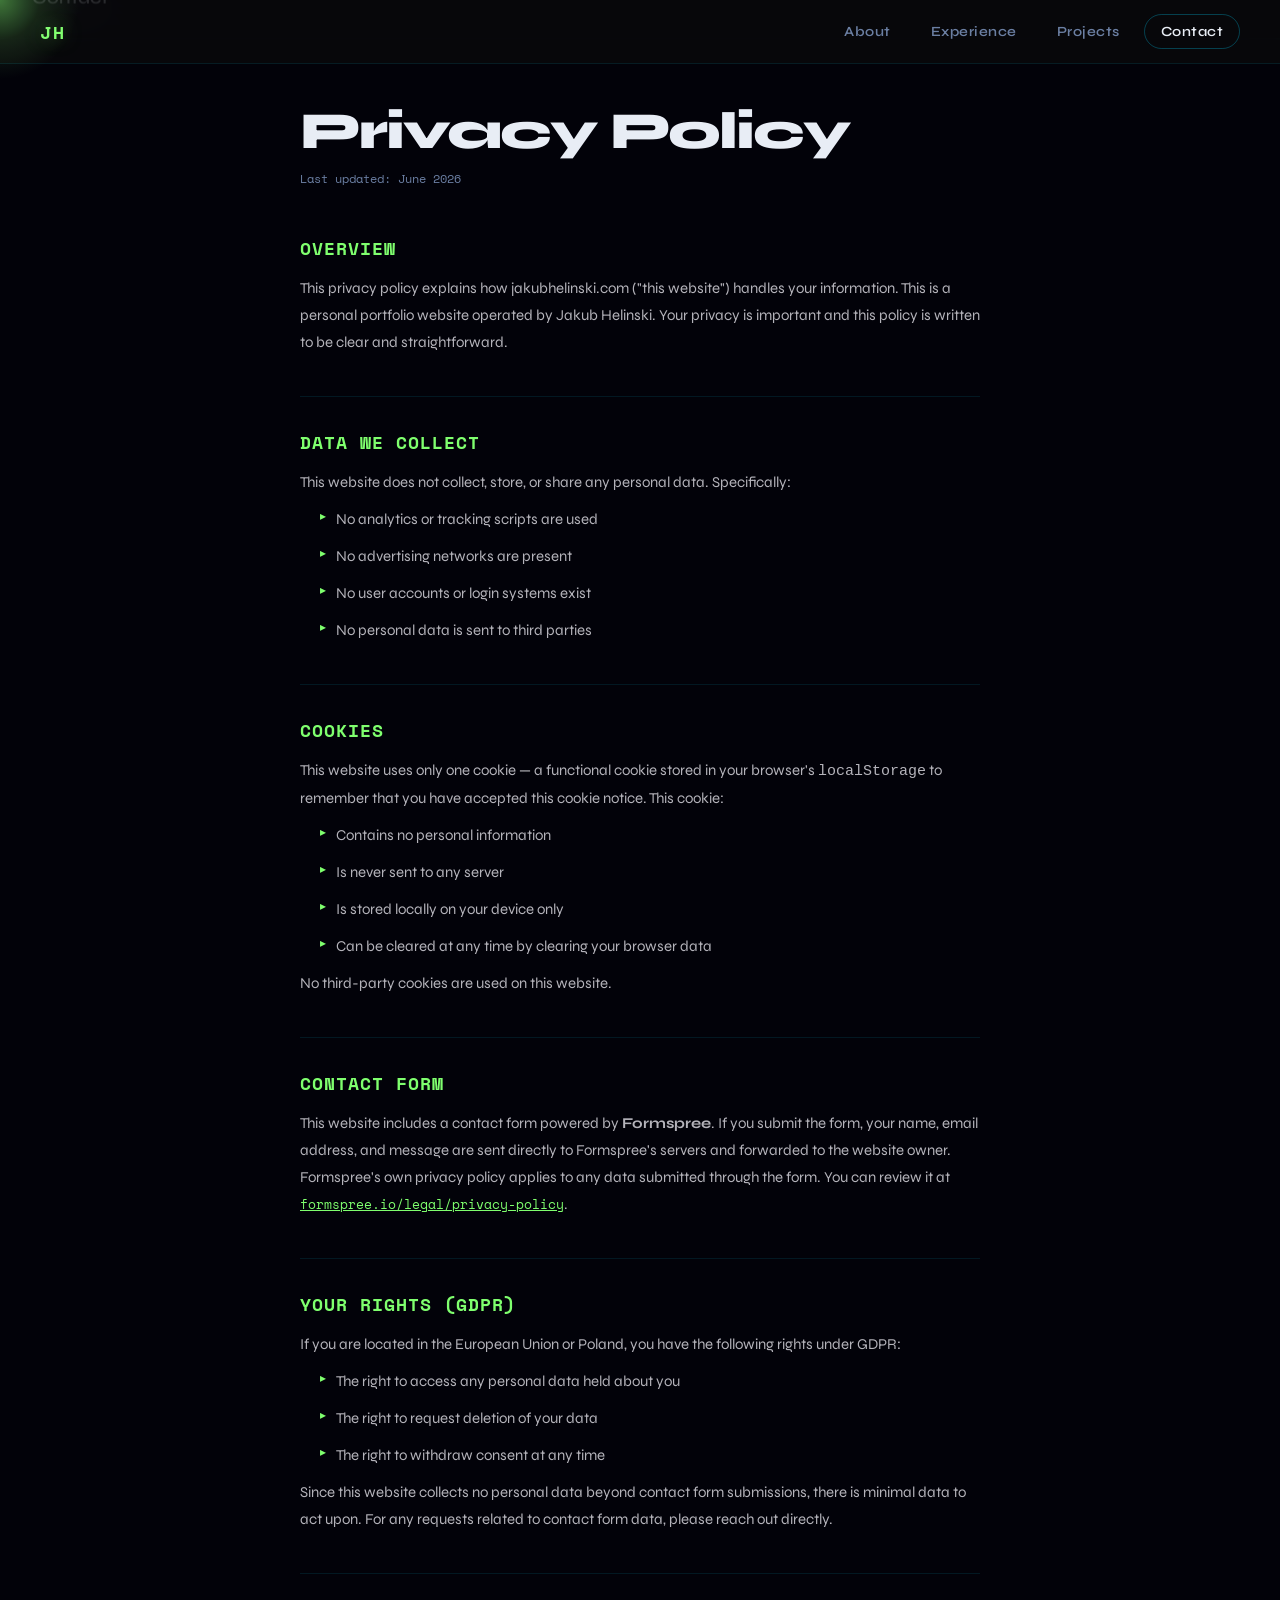
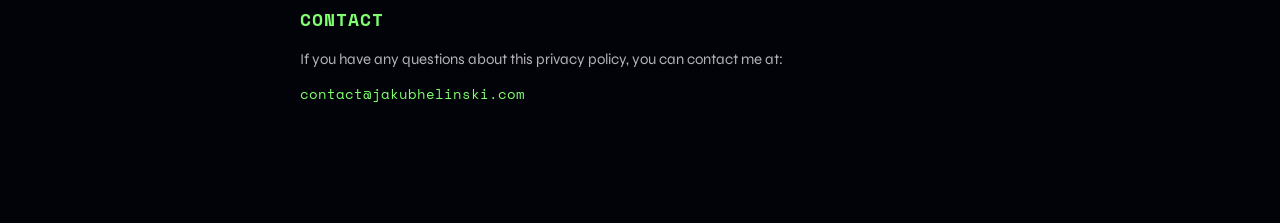
<file: privacy-policy.html>
<!DOCTYPE html>
<html lang="en">
<head>
    <meta charset="UTF-8">
    <meta name="viewport" content="width=device-width, initial-scale=1.0">
    <title>Privacy Policy — Jakub Helinski</title>
    <link rel="icon" type="image/png" sizes="32x32" href="/favicon-32x32.png">
    <link rel="icon" type="image/png" sizes="16x16" href="/favicon-16x16.png">
    <link rel="apple-touch-icon" sizes="180x180" href="/apple-touch-icon.png">
    <link rel="preconnect" href="https://fonts.googleapis.com">
    <link href="https://fonts.googleapis.com/css2?family=Space+Mono:wght@400;700&family=Syne:wght@400;600;700;800&display=swap" rel="stylesheet">
    <link rel="stylesheet" href="style.css">
    <style>
        .policy-wrap {
            max-width: 760px;
            margin: 0 auto;
            padding: 100px 40px 80px;
            position: relative;
            z-index: 2;
        }

        .policy-back {
            display: inline-flex;
            align-items: center;
            gap: 8px;
            font-family: var(--font-mono);
            font-size: 13px;
            color: var(--accent);
            text-decoration: none;
            margin-bottom: 48px;
            transition: opacity 0.2s;
        }
        .policy-back:hover { opacity: 0.7; }

        .policy-title {
            font-size: clamp(32px, 5vw, 52px);
            font-weight: 800;
            letter-spacing: -2px;
            margin-bottom: 8px;
        }

        .policy-date {
            font-family: var(--font-mono);
            font-size: 12px;
            color: var(--text-muted);
            margin-bottom: 48px;
            display: block;
        }

        .policy-section {
            margin-bottom: 40px;
        }

        .policy-section h2 {
            font-size: 18px;
            font-weight: 700;
            color: var(--accent);
            font-family: var(--font-mono);
            letter-spacing: 1px;
            text-transform: uppercase;
            margin-bottom: 14px;
        }

        .policy-section p,
        .policy-section li {
            font-size: 15px;
            color: rgba(240,239,245,0.75);
            line-height: 1.8;
            margin-bottom: 10px;
        }

        .policy-section ul {
            padding-left: 20px;
        }

        .policy-section ul li {
            list-style: none;
            padding-left: 16px;
            position: relative;
        }

        .policy-section ul li::before {
            content: '▸';
            position: absolute;
            left: 0;
            color: var(--accent);
            font-size: 12px;
        }

        .policy-divider {
            border: none;
            border-top: 1px solid var(--border);
            margin: 32px 0;
        }

        .policy-contact a {
            color: var(--accent);
            text-decoration: none;
            font-family: var(--font-mono);
            font-size: 14px;
        }
        .policy-contact a:hover { opacity: 0.7; }
    </style>
</head>
<body>

<!-- Cursor glow -->
<div class="cursor-glow" id="cursor"></div>

<!-- Nav -->
<nav class="nav" id="nav">
    <a href="index.html" class="nav-logo">JH</a>
    <div class="nav-links">
        <button class="nav-btn" onclick="window.location.href='index.html#about'">About</button>
        <button class="nav-btn" onclick="window.location.href='index.html#experience'">Experience</button>
        <button class="nav-btn" onclick="window.location.href='index.html#projects'">Projects</button>
        <button class="nav-btn contact-btn" onclick="window.location.href='index.html#contact'">Contact</button>
    </div>
    <button class="hamburger" id="hamburger" aria-label="Menu">
        <span></span><span></span><span></span>
    </button>
</nav>

<!-- Mobile drawer -->
<div class="mobile-menu" id="mobile-menu">
    <button onclick="window.location.href='index.html'">About</button>
    <button onclick="window.location.href='index.html'">Experience</button>
    <button onclick="window.location.href='index.html'">Projects</button>
    <button onclick="window.location.href='index.html'">Contact</button>
</div>

<div class="mountain-bg"></div>
<div class="mountain-overlay"></div>

<div class="policy-wrap">
    <h1 class="policy-title">Privacy Policy</h1>
    <span class="policy-date">Last updated: June 2026</span>

    <div class="policy-section">
        <h2>Overview</h2>
        <p>This privacy policy explains how jakubhelinski.com ("this website") handles your information. This is a personal portfolio website operated by Jakub Helinski. Your privacy is important and this policy is written to be clear and straightforward.</p>
    </div>

    <hr class="policy-divider">

    <div class="policy-section">
        <h2>Data We Collect</h2>
        <p>This website does not collect, store, or share any personal data. Specifically:</p>
        <ul>
            <li>No analytics or tracking scripts are used</li>
            <li>No advertising networks are present</li>
            <li>No user accounts or login systems exist</li>
            <li>No personal data is sent to third parties</li>
        </ul>
    </div>

    <hr class="policy-divider">

    <div class="policy-section">
        <h2>Cookies</h2>
        <p>This website uses only one cookie — a functional cookie stored in your browser's <code>localStorage</code> to remember that you have accepted this cookie notice. This cookie:</p>
        <ul>
            <li>Contains no personal information</li>
            <li>Is never sent to any server</li>
            <li>Is stored locally on your device only</li>
            <li>Can be cleared at any time by clearing your browser data</li>
        </ul>
        <p>No third-party cookies are used on this website.</p>
    </div>

    <hr class="policy-divider">

    <div class="policy-section">
        <h2>Contact Form</h2>
        <p>This website includes a contact form powered by <strong>Formspree</strong>. If you submit the form, your name, email address, and message are sent directly to Formspree's servers and forwarded to the website owner. Formspree's own privacy policy applies to any data submitted through the form. You can review it at <a href="https://formspree.io/legal/privacy-policy" target="_blank" rel="noopener" style="color: var(--accent); font-family: var(--font-mono); font-size: 13px;">formspree.io/legal/privacy-policy</a>.</p>
    </div>

    <hr class="policy-divider">

    <div class="policy-section">
        <h2>Your Rights (GDPR)</h2>
        <p>If you are located in the European Union or Poland, you have the following rights under GDPR:</p>
        <ul>
            <li>The right to access any personal data held about you</li>
            <li>The right to request deletion of your data</li>
            <li>The right to withdraw consent at any time</li>
        </ul>
        <p>Since this website collects no personal data beyond contact form submissions, there is minimal data to act upon. For any requests related to contact form data, please reach out directly.</p>
    </div>

    <hr class="policy-divider">

    <div class="policy-section policy-contact">
        <h2>Contact</h2>
        <p>If you have any questions about this privacy policy, you can contact me at:</p>
        <a href="mailto:contact@jakubhelinski.com">contact@jakubhelinski.com</a>
    </div>
</div>

<script>
// Cursor
const cursor = document.getElementById('cursor');
document.addEventListener('mousemove', e => {
    cursor.style.left = e.clientX + 'px';
    cursor.style.top = e.clientY + 'px';
});
document.addEventListener('mouseleave', () => cursor.style.opacity = '0');
document.addEventListener('mouseenter', () => cursor.style.opacity = '1');
document.querySelectorAll('button, a').forEach(el => {
    el.addEventListener('mouseenter', () => { cursor.style.width = '220px'; cursor.style.height = '220px'; });
    el.addEventListener('mouseleave', () => { cursor.style.width = '160px'; cursor.style.height = '160px'; });
});

// Hamburger
const hamburger = document.getElementById('hamburger');
const mobileMenu = document.getElementById('mobile-menu');
hamburger.addEventListener('click', () => {
    hamburger.classList.toggle('open');
    mobileMenu.classList.toggle('open');
});

// Nav scroll shadow
window.addEventListener('scroll', () => {
    const nav = document.getElementById('nav');
    nav.style.background = window.scrollY > 10 ? 'rgba(10,10,12,0.95)' : 'rgba(10,10,12,0.7)';
});

// Navigate to section on index page
const hash = window.location.hash;
if (hash) {
    const section = hash.replace('#', '');
    sessionStorage.setItem('goToSection', section);
}
</script>
</body>
</html>
</file>
<file: style.css>
/* ── TOKENS ───────────────────────────────────────────────────────────── */
/* Same font imports as original */
@import url('https://fonts.googleapis.com/css2?family=Space+Mono:ital,wght@0,400;0,700;1,400&family=Syne:wght@400;600;700;800&display=swap');

:root {
    /* Space palette — maps to original variable names so all HTML stays the same */
    --bg:           #020209;
    --surface:      #08091a;
    --surface2:     #0d0f24;
    --border:       rgba(0, 212, 255, 0.1);
    --border-hover: rgba(0, 212, 255, 0.28);
    --text:         #e8edf5;
    --text-muted:   #6b7fa3;
    --accent:       #7fff6e;               /* lime green — original colour */
    --accent-dim:   rgba(127, 255, 110, 0.1);
    --accent-glow:  rgba(127, 255, 110, 0.35);
    --blue:         #4a8fff;
    --blue-dim:     rgba(74, 143, 255, 0.12);
    --purple:       #9b5de5;
    --purple-dim:   rgba(155, 93, 229, 0.12);
    --font-display: 'Syne', sans-serif;
    --font-mono:    'Space Mono', monospace;
    --nav-h:        64px;
    --ease:         cubic-bezier(0.16, 1, 0.3, 1);
}

/* ── RESET (identical to original) ───────────────────────────────────── */
*, *::before, *::after { margin: 0; padding: 0; box-sizing: border-box; }
html { scroll-behavior: smooth; }
body {
    background: var(--bg);
    color: var(--text);
    font-family: var(--font-display);
    min-height: 100vh;
    overflow-x: hidden;
    cursor: none;
}
@media (max-width: 768px) { body { cursor: default; } }

/* ── CANVAS STARFIELD ─────────────────────────────────────────────────── */
#starfield {
    position: fixed;
    inset: 0;
    z-index: 0;
    pointer-events: none;
}

/* ── NEBULA BLOBS ─────────────────────────────────────────────────────── */
.nebula { position: fixed; inset: 0; z-index: 0; pointer-events: none; overflow: hidden; }
.nebula-blob {
    position: absolute;
    border-radius: 50%;
    filter: blur(90px);
    opacity: 0.15;
    animation: nebula-drift 22s ease-in-out infinite alternate;
}
.nb1 {
    width: 640px; height: 640px;
    background: radial-gradient(circle, var(--purple) 0%, transparent 70%);
    top: -180px; left: -180px;
}
.nb2 {
    width: 520px; height: 520px;
    background: radial-gradient(circle, var(--accent) 0%, transparent 70%);
    bottom: -120px; right: -120px;
    animation-delay: -8s;
}
.nb3 {
    width: 420px; height: 420px;
    background: radial-gradient(circle, #1515cc 0%, transparent 70%);
    top: 45%; left: 55%;
    transform: translate(-50%, -50%);
    animation-delay: -15s;
}
@keyframes nebula-drift {
    from { transform: translate(0, 0) scale(1); }
    to   { transform: translate(35px, 25px) scale(1.12); }
}

/* ── CURSOR (same dimensions as original, space color) ───────────────── */
.cursor-glow {
    width: 160px;
    height: 160px;
    border-radius: 50%;
    background: radial-gradient(circle, rgba(127,255,110,0.45) 0%, rgba(127,255,110,0.12) 35%, transparent 70%);
    position: fixed;
    top: 0; left: 0;
    pointer-events: none;
    transform: translate(-50%, -50%);
    z-index: 9999;
    transition: opacity 0.3s, width 0.3s ease, height 0.3s ease;
    mix-blend-mode: screen;
}
@media (max-width: 768px) { .cursor-glow { display: none; } }

/* ── NAV (exact structure from original) ────────────────────────────── */
.nav {
    position: fixed;
    top: 0; left: 0; right: 0;
    height: var(--nav-h);
    display: flex;
    align-items: center;
    justify-content: space-between;
    padding: 0 40px;
    z-index: 100;
    backdrop-filter: blur(20px);
    -webkit-backdrop-filter: blur(20px);
    background: rgba(2, 2, 9, 0.7);
    border-bottom: 1px solid var(--border);
    transition: background 0.3s;
}
.nav-logo {
    font-family: var(--font-mono);
    font-size: 18px;
    font-weight: 700;
    color: var(--accent);
    text-decoration: none;
    letter-spacing: 2px;
    cursor: none;
    text-shadow: 0 0 20px var(--accent-glow);
}
.nav-links { display: flex; gap: 8px; align-items: center; }
.nav-btn {
    background: transparent;
    border: none;
    color: var(--text-muted);
    font-family: var(--font-display);
    font-size: 14px;
    font-weight: 600;
    padding: 8px 16px;
    border-radius: 100px;      /* pill — same as original */
    cursor: none;
    transition: color 0.2s, background 0.2s;
    letter-spacing: 0.5px;
}
.nav-btn:hover { color: var(--accent); background: var(--accent-dim); }
.contact-btn {
    border: 1px solid var(--border-hover) !important;
    color: var(--text) !important;
}
.contact-btn:hover {
    border-color: var(--accent) !important;
    color: var(--accent) !important;
    background: var(--accent-dim) !important;
}

/* Hamburger */
.hamburger {
    display: none;
    flex-direction: column;
    gap: 5px;
    background: none;
    border: none;
    cursor: none;
    padding: 4px;
}
.hamburger span {
    display: block;
    width: 22px; height: 2px;
    background: var(--text);
    border-radius: 2px;
    transition: all 0.3s var(--ease);
}
.hamburger.open span:nth-child(1) { transform: rotate(45deg) translate(5px, 5px); }
.hamburger.open span:nth-child(2) { opacity: 0; }
.hamburger.open span:nth-child(3) { transform: rotate(-45deg) translate(5px, -5px); }

/* Mobile menu — same slide-in as original */
.mobile-menu {
    position: fixed;
    top: var(--nav-h);
    left: 0; right: 0;
    background: rgba(2, 2, 9, 0.97);
    backdrop-filter: blur(20px);
    border-bottom: 1px solid var(--border);
    z-index: 99;
    display: flex;
    flex-direction: column;
    padding: 16px;
    gap: 4px;
    transform: translateY(-110%);
    transition: transform 0.4s var(--ease);
}
.mobile-menu.open { transform: translateY(0); }
.mobile-menu button {
    background: none; border: none;
    color: var(--text);
    font-family: var(--font-display);
    font-size: 18px; font-weight: 600;
    text-align: left;
    padding: 14px 16px;
    border-radius: 10px;
    cursor: default;
    transition: background 0.2s, color 0.2s;
}
.mobile-menu button:hover { background: var(--surface2); color: var(--accent); }

/* ── MAIN / SECTIONS ─────────────────────────────────────────────────── */
.main {
    position: relative;
    z-index: 2;
    min-height: 100vh;
    padding-top: var(--nav-h);
}

.section {
    display: none;
    min-height: calc(100vh - var(--nav-h));
    padding: 80px 60px;
    animation: fadeUp 0.5s var(--ease) both;
}
.section.active { display: block; }

@keyframes fadeUp {
    from { opacity: 0; transform: translateY(24px); }
    to   { opacity: 1; transform: translateY(0); }
}

/* ── PAGE HEADER (same as original) ─────────────────────────────────── */
.page-header {
    display: flex;
    align-items: baseline;
    gap: 20px;
    margin-bottom: 56px;
    max-width: 900px;
    margin-left: auto;
    margin-right: auto;
    position: relative;
}
.page-num {
    font-family: var(--font-mono);
    font-size: 12px;
    color: var(--accent);
    letter-spacing: 2px;
}
.page-title {
    font-size: clamp(36px, 5vw, 56px);
    font-weight: 800;
    letter-spacing: -2px;
    line-height: 1;
}

/* ── BUTTONS (exact original shapes, space colors) ───────────────────── */
/* Primary — pill shape, accent fill */
.btn-primary {
    background: var(--accent);
    color: #020209;
    border: none;
    padding: 14px 28px;
    border-radius: 100px;         /* pill — same as original */
    font-family: var(--font-display);
    font-size: 15px;
    font-weight: 700;
    cursor: none;
    letter-spacing: 0.3px;
    transition: box-shadow 0.3s, transform 0.2s var(--ease);
}
.btn-primary:hover {
    box-shadow: 0 0 32px var(--accent-glow), 0 0 64px rgba(127,255,110,0.15);
    transform: translateY(-2px);
}

/* Ghost — pill shape, transparent */
.btn-ghost {
    background: transparent;
    color: var(--text);
    border: 1px solid var(--border-hover);
    padding: 14px 28px;
    border-radius: 100px;         /* pill — same as original */
    font-family: var(--font-display);
    font-size: 15px;
    font-weight: 600;
    cursor: none;
    transition: border-color 0.2s, color 0.2s, background 0.2s;
}
.btn-ghost:hover { border-color: var(--accent); color: var(--accent); background: var(--accent-dim); }

/* Download resume button */
.btn-download {
    background: transparent;
    color: var(--accent);
    border: 1px solid rgba(0, 212, 255, 0.35);
    padding: 10px 20px;
    border-radius: 100px;
    font-family: var(--font-display);
    font-size: 14px;
    font-weight: 600;
    cursor: none;
    transition: background 0.2s, box-shadow 0.2s;
    white-space: nowrap;
}
.btn-download:hover {
    background: var(--accent-dim);
    box-shadow: 0 0 20px var(--accent-glow);
}

/* ── HOME / HERO ─────────────────────────────────────────────────────── */
/* Override section display for home to show orrery side-by-side */
#section-home { display: none; }
#section-home.active {
    display: flex;
    flex-direction: column;
    padding: 0;
}

.hero {
    display: flex;
    align-items: center;
    justify-content: space-between;
    gap: 40px;
    max-width: 1100px;
    margin: 0 auto;
    padding: 30px 60px 40px;
    flex: 1;
    min-height: calc(100vh - var(--nav-h) - 140px);
}

.hero-content { flex: 1; max-width: 560px; }

/* Status tag — same as original */
.hero-tag {
    display: inline-flex;
    align-items: center;
    gap: 8px;
    font-family: var(--font-mono);
    font-size: 12px;
    color: var(--accent);
    background: var(--accent-dim);
    border: 1px solid rgba(0, 212, 255, 0.22);
    padding: 6px 14px;
    border-radius: 100px;
    margin-bottom: 32px;
    letter-spacing: 0.5px;
}

.dot {
    width: 7px; height: 7px;
    border-radius: 50%;
    background: var(--accent);
    box-shadow: 0 0 8px var(--accent);
    display: inline-block;
    animation: pulse 2s ease-in-out infinite;
}

@keyframes pulse {
    0%, 100% { box-shadow: 0 0 6px var(--accent); }
    50%       { box-shadow: 0 0 18px var(--accent), 0 0 36px var(--accent-glow); }
}

/* Hero title — same sizes as original */
.hero-title {
    font-size: clamp(56px, 9vw, 100px);
    font-weight: 800;
    line-height: 0.95;
    margin-bottom: 28px;
    letter-spacing: -3px;
}
.hero-title .line  { display: block; }
.hero-title .accent {
    color: var(--accent);
    text-shadow: 0 0 40px var(--accent-glow), 0 0 80px rgba(127,255,110,0.15);
}

/* Typing subtitle */
.hero-sub {
    font-family: var(--font-mono);
    font-size: 16px;
    color: var(--text-muted);
    min-height: 24px;
    margin-bottom: 32px;
    line-height: 1.6;
}
/* Blinking cursor — the span.type-cursor in HTML handles this */
.type-cursor {
    color: var(--accent);
    text-shadow: 0 0 10px var(--accent);
    animation: blink 1s step-end infinite;
}
@keyframes blink { 0%, 100% { opacity: 1; } 50% { opacity: 0; } }

/* Skill chips — same pill shape as original */
.hero-chips {
    display: flex;
    flex-wrap: wrap;
    gap: 8px;
    margin-bottom: 40px;
}
.chip {
    font-family: var(--font-mono);
    font-size: 12px;
    padding: 6px 14px;
    background: var(--surface2);
    border: 1px solid var(--border);
    border-radius: 100px;
    color: var(--text-muted);
    transition: border-color 0.2s, color 0.2s, box-shadow 0.2s;
}
.chip:hover {
    border-color: var(--accent);
    color: var(--accent);
    box-shadow: 0 0 14px var(--accent-dim);
}

/* Hero action buttons */
.hero-actions {
    display: flex;
    gap: 16px;
    flex-wrap: wrap;
    margin-bottom: 0;
}

/* Stat cards — inside hero-content column, matches original proportions */
.stat-cards {
    display: flex;
    gap: 16px;
    flex-wrap: wrap;
    margin-top: 32px;
}
.stat-card {
    flex: 1;
    min-width: 140px;
    background: var(--surface);
    border: 1px solid var(--border);
    border-radius: 16px;
    padding: 24px;
    display: flex;
    flex-direction: column;
    gap: 4px;
    backdrop-filter: blur(10px);
    transition: border-color 0.3s, transform 0.3s var(--ease), box-shadow 0.3s;
}
.stat-card:hover {
    border-color: var(--accent);
    transform: translateY(-4px);
    box-shadow: 0 12px 40px rgba(127,255,110,0.1), 0 0 0 1px var(--accent-dim);
}
.stat-num {
    font-size: 40px;
    font-weight: 800;
    color: var(--accent);
    text-shadow: 0 0 24px var(--accent-glow);
    line-height: 1;
}
.stat-label {
    font-family: var(--font-mono);
    font-size: 12px;
    color: var(--text-muted);
    letter-spacing: 1px;
    text-transform: uppercase;
}

/* ── ORRERY ───────────────────────────────────────────────────────────── */
/*
  Orbit rings are plain 2D CSS ellipses (wide + short = looks tilted).
  Planets are positioned every frame by JS using parametric ellipse math:
    x = cx + rx * cos(angle)
    y = cy + ry * sin(angle)
  This guarantees planets always sit exactly on their ring.
  Depth effect: JS adjusts z-index + scale based on y position so planets
  naturally pass behind and in front of the central star.
*/
.orrery {
    position: relative;
    width: 420px; height: 260px;
    flex-shrink: 0;
    align-self: center;
}

/* Central star — z-index 2 so planets pass behind AND in front */
.orrery-star {
    position: absolute;
    top: 50%; left: 50%;
    transform: translate(-50%, -50%);
    z-index: 2;
}
.orrery-star-core {
    width: 30px; height: 30px;
    border-radius: 50%;
    background: radial-gradient(circle, #fff 0%, var(--accent) 45%, transparent 100%);
    box-shadow:
        0 0 16px var(--accent),
        0 0 50px var(--accent-glow),
        0 0 100px rgba(127,255,110,0.18);
    animation: star-pulse 3s ease-in-out infinite;
}
@keyframes star-pulse {
    0%, 100% { transform: scale(1);    box-shadow: 0 0 16px var(--accent), 0 0 50px var(--accent-glow); }
    50%       { transform: scale(1.1); box-shadow: 0 0 28px var(--accent), 0 0 80px var(--accent-glow), 0 0 140px rgba(127,255,110,0.2); }
}
.orrery-star-ring {
    position: absolute;
    top: 50%; left: 50%;
    width: 60px; height: 60px;
    border-radius: 50%;
    border: 1px solid rgba(127,255,110,0.3);
    transform: translate(-50%, -50%);
    animation: star-ring 3s ease-out infinite;
}
@keyframes star-ring {
    0%   { transform: translate(-50%,-50%) scale(0.8); opacity: 0.8; }
    100% { transform: translate(-50%,-50%) scale(2.4); opacity: 0; }
}

/* Orbit rings — 2D ellipses, centered on the orrery */
.orbit-ring {
    position: absolute;
    border-radius: 50%;
    top: 50%; left: 50%;
    transform: translate(-50%, -50%);
    pointer-events: none;
}
.or1 { width: 180px; height: 64px;  border: 1px solid rgba(200,140,80, 0.25); }
.or2 { width: 296px; height: 106px; border: 1px solid rgba(220, 80,40, 0.22); }
.or3 { width: 410px; height: 147px; border: 1px solid rgba( 60,140,255,0.22); }

/* Asteroid belt between Mars and Earth rings */
.asteroid-belt {
    position: absolute;
    border-radius: 50%;
    top: 50%; left: 50%;
    transform: translate(-50%, -50%);
    width: 352px; height: 126px;
    border: 1px dashed rgba(255,255,255,0.08);
    pointer-events: none;
}

/* Planet orbs — JS sets `left` and `top` each rAF tick */
.orb {
    position: absolute;
    border-radius: 50%;
    background-size: cover;
    background-position: center;
    /* JS supplies pixel coords; this keeps the image centered on that point */
    transform: translate(-50%, -50%);
    will-change: left, top;
    transition: box-shadow 0.3s;
}

/* Jupiter — NASA/Cassini public domain */
.orb-jupiter {
    width: 40px; height: 40px;
    background-image: url('planets/jupiter.jpg');
    box-shadow: 0 0 14px rgba(200,140,80,0.7), 0 0 30px rgba(200,140,80,0.25);
}
/* Mars — NASA OSIRIS public domain */
.orb-mars {
    width: 26px; height: 26px;
    background-image: url('planets/mars.jpg');
    box-shadow: 0 0 12px rgba(220,80,40,0.8), 0 0 24px rgba(220,80,40,0.3);
}
/* Earth — NASA Apollo 17 Blue Marble public domain */
.orb-earth {
    width: 44px; height: 44px;
    background-image: url('planets/earth.jpg');
    box-shadow: 0 0 16px rgba(60,140,255,0.7), 0 0 32px rgba(60,140,255,0.25);
}

@media (max-width: 900px) {
    .orrery { width: 300px; height: 190px; }
    /* JS reads offsetWidth/offsetHeight at runtime to scale all orbits */
}
@media (max-width: 640px) { .orrery { display: none; } }

/* ── ABOUT ────────────────────────────────────────────────────────────── */
.about-grid {
    display: grid;
    grid-template-columns: 1fr 1fr;
    gap: 48px;
    max-width: 900px;
    margin: 0 auto;
}
.about-text p {
    font-size: 17px;
    line-height: 1.75;
    color: rgba(232, 237, 245, 0.78);
    margin-bottom: 20px;
}
.thm-badge {
    margin-top: 32px;
    overflow: hidden;
    width: fit-content;
}
.thm-badge iframe {
    border: none;
    width: 500px; height: 120px;
    display: block;
    transform: scale(0.85);
    transform-origin: top left;
    margin-bottom: -18px;
}

/* Skills panel — glass card */
.skills-panel {
    display: flex;
    flex-direction: column;
    gap: 28px;
    background: var(--surface);
    border: 1px solid var(--border);
    border-radius: 16px;
    padding: 28px;
    backdrop-filter: blur(12px);
    transition: border-color 0.3s, box-shadow 0.3s;
}
.skills-panel:hover {
    border-color: var(--border-hover);
    box-shadow: 0 0 40px rgba(127,255,110,0.05);
}
.skills-label {
    font-family: var(--font-mono);
    font-size: 11px;
    letter-spacing: 2px;
    text-transform: uppercase;
    color: var(--text-muted);
    margin-bottom: 12px;
}
.skill-pills { display: flex; flex-wrap: wrap; gap: 8px; }

/* Pills — same border-radius as original (100px pill shape) */
.pill {
    font-family: var(--font-mono);
    font-size: 12px;
    padding: 6px 14px;
    border-radius: 100px;
    font-weight: 400;
    transition: box-shadow 0.2s;
}
.pill:hover { box-shadow: 0 0 12px currentColor; }
.pill-green {
    background: var(--accent-dim);
    border: 1px solid rgba(0, 212, 255, 0.25);
    color: var(--accent);
}
.pill-dim {
    background: var(--surface2);
    border: 1px solid var(--border);
    color: var(--text-muted);
}
.pill-blue {
    background: var(--blue-dim);
    border: 1px solid rgba(74, 143, 255, 0.25);
    color: var(--blue);
}

/* ── TIMELINE / EXPERIENCE ────────────────────────────────────────────── */
.timeline-wrap { max-width: 800px; margin: 0 auto; }

.timeline {
    position: relative;
    padding-left: 32px;
}
.timeline::before {
    content: '';
    position: absolute;
    left: 7px; top: 8px; bottom: 8px;
    width: 2px;
    background: linear-gradient(to bottom, var(--accent), var(--purple), var(--blue), rgba(74,143,255,0.05));
    border-radius: 2px;
}

.timeline-item {
    position: relative;
    margin-bottom: 40px;
    opacity: 0;
    transform: translateX(-12px);
    transition: opacity 0.5s var(--ease), transform 0.5s var(--ease);
}
.timeline-item.visible { opacity: 1; transform: translateX(0); }

.timeline-marker {
    position: absolute;
    left: -28px;
    top: 50%;
    transform: translateY(-50%);
    width: 14px; height: 14px;
    border-radius: 50%;
    background: var(--surface2);
    border: 2px solid var(--text-muted);
    transition: border-color 0.3s, background 0.3s, box-shadow 0.3s;
    z-index: 1;
}
.timeline-marker.current {
    background: var(--accent-dim);
    border-color: var(--accent);
    box-shadow: 0 0 14px var(--accent-glow);
}
.timeline-item:hover .timeline-marker {
    border-color: var(--accent);
    background: var(--accent-dim);
    box-shadow: 0 0 10px var(--accent-glow);
}

/* Timeline card — glass surface */
.timeline-card {
    background: var(--surface);
    border: 1px solid var(--border);
    border-radius: 16px;
    padding: 28px;
    display: flex;
    flex-direction: column;
    gap: 16px;
    backdrop-filter: blur(10px);
    transition: border-color 0.3s, transform 0.3s var(--ease), box-shadow 0.3s;
}
.timeline-card:hover {
    border-color: rgba(0, 212, 255, 0.3);
    transform: translateX(6px);
    box-shadow: 0 8px 32px rgba(0,0,0,0.35), 0 0 40px rgba(127,255,110,0.04);
}

.timeline-header {
    display: flex;
    justify-content: space-between;
    align-items: flex-start;
    gap: 16px;
    flex-wrap: wrap;
}
.timeline-role {
    font-size: 20px; font-weight: 700;
    color: var(--text); letter-spacing: -0.4px;
    margin-bottom: 4px;
}
.timeline-employer {
    font-family: var(--font-mono);
    font-size: 13px;
    color: var(--accent);
}
.timeline-meta {
    display: flex; flex-direction: column;
    align-items: flex-end; gap: 4px;
    flex-shrink: 0;
}
.timeline-date {
    font-family: var(--font-mono);
    font-size: 12px; color: var(--text-muted);
}
.timeline-location {
    font-family: var(--font-mono);
    font-size: 11px; color: var(--text-muted); opacity: 0.7;
}
.timeline-duration {
    font-family: var(--font-mono);
    font-size: 11px; color: var(--text-muted);
    background: var(--surface2);
    border: 1px solid var(--border);
    padding: 2px 8px; border-radius: 100px;
}
.timeline-badge {
    font-family: var(--font-mono);
    font-size: 11px;
    padding: 3px 10px; border-radius: 100px;
}
.current-badge {
    background: var(--accent-dim);
    border: 1px solid rgba(0, 212, 255, 0.3);
    color: var(--accent);
    box-shadow: 0 0 10px rgba(127,255,110,0.12);
}
.timeline-bullets {
    list-style: none;
    display: flex; flex-direction: column; gap: 8px;
}
.timeline-bullets li {
    font-size: 14px;
    color: rgba(232, 237, 245, 0.75);
    line-height: 1.6;
    padding-left: 16px;
    position: relative;
}
.timeline-bullets li::before {
    content: '▸';
    position: absolute; left: 0;
    color: var(--accent); font-size: 12px;
}
.timeline-tags { display: flex; flex-wrap: wrap; gap: 8px; }

/* Resume download */
.download-wrap { position: relative; margin-left: auto; }
.lang-picker {
    display: none;
    position: absolute;
    top: calc(100% + 8px); right: 0;
    background: var(--surface2);
    border: 1px solid var(--border-hover);
    border-radius: 14px;
    overflow: hidden;
    z-index: 50;
    min-width: 220px;
    box-shadow: 0 16px 40px rgba(0,0,0,0.5), 0 0 0 1px var(--border);
}
.lang-picker.open { display: block; }
.lang-option {
    display: flex; align-items: center; gap: 14px;
    padding: 16px 20px;
    text-decoration: none; color: var(--text);
    transition: background 0.2s, color 0.2s;
    cursor: none;
}
.lang-option:hover { background: rgba(127,255,110,0.07); color: var(--accent); }
.lang-option:not(:last-child) { border-bottom: 1px solid var(--border); }
.lang-flag { font-size: 24px; line-height: 1; }
.lang-name { display: block; font-size: 15px; font-weight: 600; }
.lang-sub  { display: block; font-family: var(--font-mono); font-size: 11px; color: var(--text-muted); margin-top: 2px; }

/* ── PROJECTS ─────────────────────────────────────────────────────────── */
.projects-grid {
    display: grid;
    grid-template-columns: repeat(auto-fill, minmax(280px, 1fr));
    gap: 20px;
    max-width: 900px;
    margin: 0 auto;
}

.proj-card {
    background: var(--surface);
    border: 1px solid var(--border);
    border-radius: 18px;
    padding: 28px;
    display: flex; flex-direction: column; gap: 12px;
    text-decoration: none; color: inherit;
    backdrop-filter: blur(10px);
    transition: border-color 0.3s, transform 0.3s var(--ease), box-shadow 0.3s;
    cursor: none;
    position: relative;
    overflow: hidden;
}
/* Scan-line hover shimmer */
.proj-card::before {
    content: '';
    position: absolute; inset: 0;
    background: radial-gradient(circle at 50% 0%, rgba(127,255,110,0.06) 0%, transparent 60%);
    opacity: 0;
    transition: opacity 0.3s;
}
.proj-card:hover {
    border-color: rgba(0, 212, 255, 0.4);
    transform: translateY(-6px);
    box-shadow: 0 20px 50px rgba(0,0,0,0.45), 0 0 0 1px rgba(127,255,110,0.12), 0 0 80px rgba(127,255,110,0.04);
}
.proj-card:hover::before { opacity: 1; }

.proj-card-soon { border-style: dashed; opacity: 0.6; }
.proj-card-soon:hover { transform: none; box-shadow: none; opacity: 0.7; }

.proj-header { display: flex; justify-content: space-between; align-items: center; margin-bottom: 4px; }
.proj-icon { font-size: 28px; }
.proj-tag {
    font-family: var(--font-mono);
    font-size: 11px; color: var(--text-muted);
    background: var(--surface2);
    padding: 4px 10px; border-radius: 100px;
}
.proj-card h3 { font-size: 20px; font-weight: 700; color: var(--text); letter-spacing: -0.5px; }
.proj-card p  { font-size: 14px; color: var(--text-muted); line-height: 1.6; flex: 1; }
.proj-footer  { margin-top: 8px; }

.proj-badge {
    font-family: var(--font-mono);
    font-size: 11px; padding: 4px 10px; border-radius: 100px;
    background: var(--accent-dim);
    color: var(--accent);
    border: 1px solid rgba(0, 212, 255, 0.22);
    box-shadow: 0 0 8px rgba(127,255,110,0.12);
}
.proj-badge-gh {
    background: var(--surface2);
    color: var(--text-muted);
    border-color: var(--border);
    box-shadow: none;
}
.proj-card:hover .proj-badge-gh {
    color: var(--accent);
    border-color: rgba(0, 212, 255, 0.3);
    box-shadow: 0 0 8px rgba(127,255,110,0.12);
}

/* ── CONTACT ──────────────────────────────────────────────────────────── */
.contact-wrap {
    max-width: 900px;
    margin: 0 auto;
    display: grid;
    grid-template-columns: 1fr 1.6fr;
    gap: 64px;
    align-items: start;
}
.contact-tagline {
    font-size: 24px; font-weight: 700;
    line-height: 1.3; margin-bottom: 32px;
    letter-spacing: -0.5px;
}
.contact-email-label {
    display: block;
    font-family: var(--font-mono);
    font-size: 11px; letter-spacing: 2px;
    text-transform: uppercase; color: var(--text-muted);
    margin-bottom: 6px;
}
.contact-email a {
    color: var(--accent);
    text-decoration: none;
    font-family: var(--font-mono);
    font-size: 13px;
    word-break: break-all;
    transition: opacity 0.2s, text-shadow 0.2s;
}
.contact-email a:hover { opacity: 0.8; text-shadow: 0 0 20px var(--accent-glow); }

/* Contact form — glass card */
.contact-form {
    display: flex; flex-direction: column; gap: 20px;
    background: var(--surface);
    border: 1px solid var(--border);
    border-radius: 16px;
    padding: 28px;
    backdrop-filter: blur(10px);
}
.form-row { display: grid; grid-template-columns: 1fr 1fr; gap: 16px; }
.form-group { display: flex; flex-direction: column; gap: 8px; }
.form-group label {
    font-family: var(--font-mono);
    font-size: 11px; letter-spacing: 1.5px;
    text-transform: uppercase; color: var(--text-muted);
}
.form-group input,
.form-group textarea {
    background: rgba(127,255,110,0.03);
    border: 1px solid var(--border);
    border-radius: 10px;
    padding: 12px 16px;
    color: var(--text);
    font-family: var(--font-display);
    font-size: 14px;
    outline: none;
    transition: border-color 0.2s, box-shadow 0.2s, background 0.2s;
    resize: vertical;
}
.form-group input::placeholder,
.form-group textarea::placeholder { color: var(--text-muted); opacity: 0.55; }
.form-group input:focus,
.form-group textarea:focus {
    border-color: var(--accent);
    background: rgba(127,255,110,0.05);
    box-shadow: 0 0 0 3px var(--accent-dim), 0 0 20px rgba(127,255,110,0.04);
}

/* ── COOKIE BANNER ────────────────────────────────────────────────────── */
.cookie-banner {
    position: fixed;
    bottom: 24px; left: 50%;
    transform: translateX(-50%);
    width: calc(100% - 48px);
    max-width: 760px;
    background: var(--surface2);
    border: 1px solid var(--border-hover);
    border-radius: 16px;
    padding: 20px 24px;
    display: flex;
    align-items: center;
    justify-content: space-between;
    gap: 20px;
    z-index: 9998;
    box-shadow: 0 8px 40px rgba(0,0,0,0.6), 0 0 0 1px var(--border);
    backdrop-filter: blur(16px);
    transition: opacity 0.4s ease, transform 0.4s ease;
    flex-wrap: wrap;
}
.cookie-banner.hidden {
    opacity: 0;
    transform: translateX(-50%) translateY(20px);
    pointer-events: none;
}
.cookie-content { display: flex; align-items: center; gap: 14px; flex: 1; min-width: 200px; }
.cookie-icon { font-size: 24px; flex-shrink: 0; }
.cookie-content p { font-size: 13px; color: var(--text-muted); line-height: 1.6; margin: 0; }
.cookie-actions { display: flex; align-items: center; gap: 16px; flex-shrink: 0; }
.cookie-accept {
    background: var(--accent);
    color: #020209;
    border: none;
    padding: 10px 24px; border-radius: 100px;
    font-family: var(--font-display);
    font-size: 14px; font-weight: 700;
    cursor: pointer;
    transition: box-shadow 0.2s, transform 0.2s;
}
.cookie-accept:hover {
    box-shadow: 0 0 24px var(--accent-glow);
    transform: translateY(-2px);
}
.cookie-learn {
    font-family: var(--font-mono);
    font-size: 12px; color: var(--text-muted);
    text-decoration: underline;
    text-underline-offset: 3px;
    white-space: nowrap;
}
.cookie-learn:hover { color: var(--accent); }

/* ── RESPONSIVE ───────────────────────────────────────────────────────── */
@media (max-width: 768px) {
    .nav { padding: 0 20px; }
    .nav-links { display: none; }
    .hamburger { display: flex; cursor: default; }

    .section { padding: 60px 24px; }
    #section-home.active { display: flex; }
    .hero { flex-direction: column; padding: 40px 24px 24px; align-items: flex-start; }
    .stat-cards { gap: 12px; }

    .about-grid { grid-template-columns: 1fr; gap: 32px; }
    .contact-wrap { grid-template-columns: 1fr; gap: 40px; }
    .form-row { grid-template-columns: 1fr; }

    .timeline-header { flex-direction: column; gap: 12px; }
    .timeline-meta   { align-items: flex-start; }
    .timeline        { padding-left: 24px; }

    .page-header { flex-wrap: wrap; margin-bottom: 36px; }
    .download-wrap { width: 100%; margin-left: 0; margin-top: 12px; }

    .cookie-banner { bottom: 16px; padding: 16px; flex-direction: column; align-items: flex-start; }
    .cookie-actions { width: 100%; justify-content: space-between; }
    .cookie-accept  { flex: 1; text-align: center; }
}
</file>
